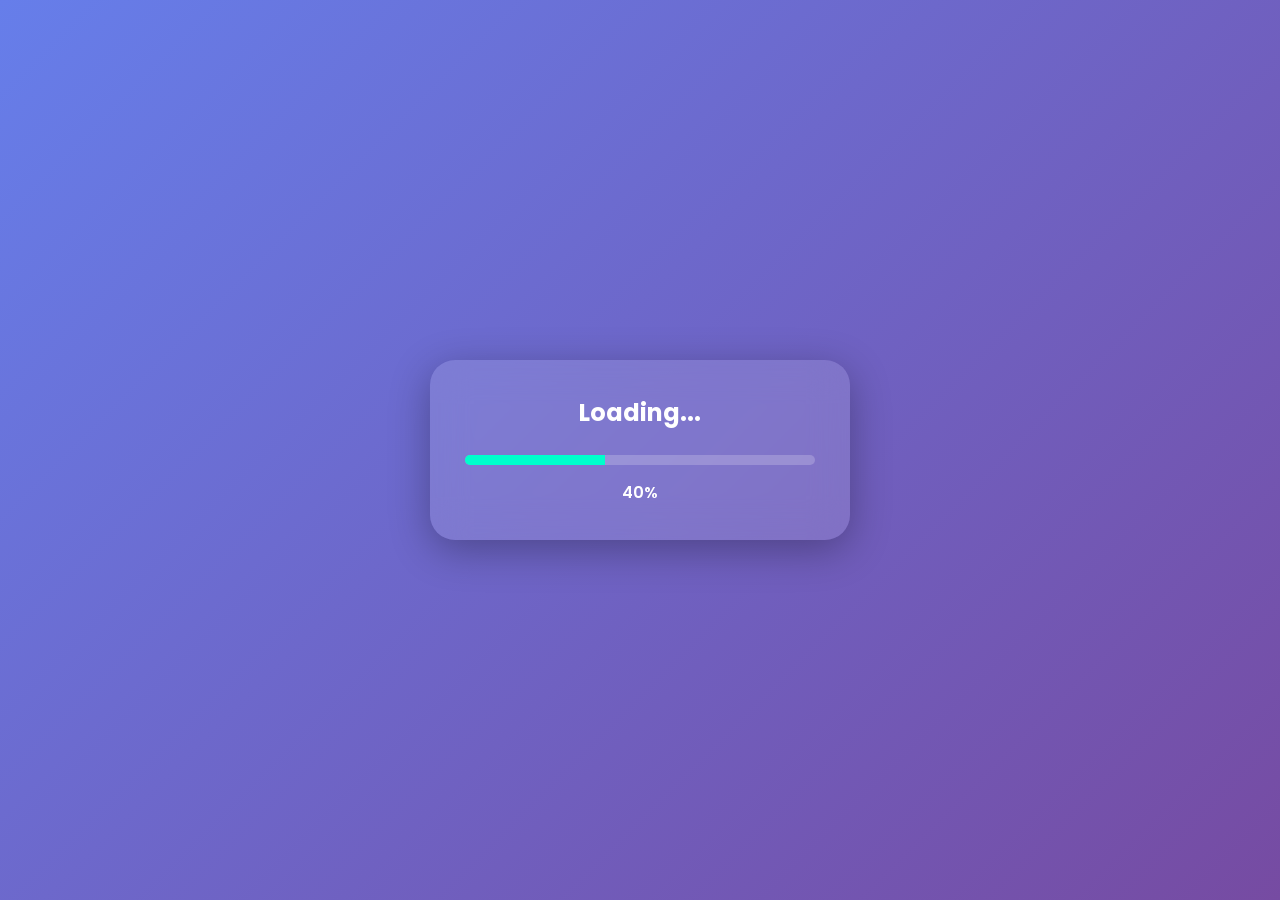
<file: index.html>
<!DOCTYPE html>
<html lang="en">
<head>
<meta charset="UTF-8">
<meta name="viewport" content="width=device-width, initial-scale=1.0">
<title>My Social Media</title>

<!-- Icons -->
<link rel="stylesheet" href="https://cdnjs.cloudflare.com/ajax/libs/font-awesome/6.5.1/css/all.min.css">

<!-- Font -->
<link href="https://fonts.googleapis.com/css2?family=Poppins:wght@400;600&display=swap" rel="stylesheet">

<style>
*{
  margin:0;
  padding:0;
  box-sizing:border-box;
  font-family:'Poppins',sans-serif;
}

/* BACKGROUND */
body{
  min-height:100vh;
  background:linear-gradient(135deg,#667eea,#764ba2);
  display:flex;
  justify-content:center;
  align-items:center;
  color:#fff;
  overflow:hidden;
}

/* GLASS BOX */
.glass{
  background:rgba(255,255,255,0.12);
  backdrop-filter:blur(18px);
  -webkit-backdrop-filter:blur(18px);
  border-radius:25px;
  padding:35px;
  width:90%;
  max-width:420px;
  text-align:center;
  box-shadow:0 10px 40px rgba(0,0,0,.3);
}

/* SCREENS */
.screen{display:none;}
.active{display:block;}

/* LOADING */
.progress{
  height:10px;
  background:rgba(255,255,255,.2);
  border-radius:10px;
  overflow:hidden;
  margin-top:25px;
}
.progress span{
  display:block;
  height:100%;
  width:0;
  background:#00ffcc;
  transition:.3s;
}
#percent{margin-top:15px;font-weight:600;}

/* BUTTON */
.btn{
  margin-top:25px;
  padding:12px 20px;
  border-radius:30px;
  background:#00ffcc;
  color:#000;
  text-decoration:none;
  font-weight:600;
  display:inline-block;
  transition:.3s;
}
.btn:hover{transform:scale(1.05);}

/* SOCIAL GRID */
.socials{
  display:grid;
  grid-template-columns:repeat(3,1fr);
  gap:15px;
  margin-top:25px;
}

.socials a{
  height:70px;
  border-radius:18px;
  display:flex;
  align-items:center;
  justify-content:center;
  font-size:26px;
  color:#fff;
  transition:.3s;
}
.socials a:hover{
  transform:translateY(-5px) scale(1.05);
  box-shadow:0 8px 20px rgba(0,0,0,.3);
}

/* COLORS */
.wa{background:#25D366;}
.fb{background:#1877F2;}
.ig{background:linear-gradient(45deg,#f09433,#e6683c,#dc2743,#cc2366,#bc1888);}
.tg{background:#229ED9;}
.tt{background:#000;}
.yt{background:#FF0000;}
.x{background:#000;}
.mail{background:#6c757d;}

/* RESPONSIVE */
@media(max-width:380px){
  .socials{grid-template-columns:repeat(2,1fr);}
}
</style>
</head>
<body>

<!-- LOADING SCREEN -->
<div class="glass screen active" id="loading">
  <h2>Loading...</h2>
  <div class="progress"><span id="bar"></span></div>
  <div id="percent">0%</div>
</div>

<!-- WELCOME SCREEN -->
<div class="glass screen" id="welcome">
  <h2>Welcome ✨</h2>
  <p style="margin-top:15px;">
    Welcome to my social media hub.<br>
    Click below to see all my links 🌐
  </p>
  <a class="btn" onclick="goHome()">See My Social Media</a>
</div>

<!-- HOME SCREEN -->
<div class="glass screen" id="home">
  <h2>Connect With Me 💕</h2>
  <p style="margin-top:10px;">
    Join me on my social platforms
  </p>

  <div class="socials">
    <a class="wa" href="https://wa.me/25261XXXXXXX"><i class="fab fa-whatsapp"></i></a>
    <a class="fb" href="https://facebook.com/USERNAME"><i class="fab fa-facebook-f"></i></a>
    <a class="ig" href="https://instagram.com/USERNAME"><i class="fab fa-instagram"></i></a>
    <a class="tg" href="https://t.me/USERNAME"><i class="fab fa-telegram"></i></a>
    <a class="tt" href="#"><i class="fab fa-tiktok"></i></a>
    <a class="yt" href="#"><i class="fab fa-youtube"></i></a>
    <a class="x" href="#"><i class="fab fa-x-twitter"></i></a>
    <a class="mail" href="mailto:example@gmail.com"><i class="fas fa-envelope"></i></a>
  </div>
</div>

<script>
let count=0;
let bar=document.getElementById("bar");
let percent=document.getElementById("percent");

let load=setInterval(()=>{
  count++;
  bar.style.width=count+"%";
  percent.innerText=count+"%";
  if(count>=100){
    clearInterval(load);
    setTimeout(()=>{
      show("welcome");
    },400);
  }
},30);

function show(id){
  document.querySelectorAll(".screen").forEach(s=>s.classList.remove("active"));
  document.getElementById(id).classList.add("active");
}

function goHome(){
  show("home");
}
</script>

</body>
</html>
</file>
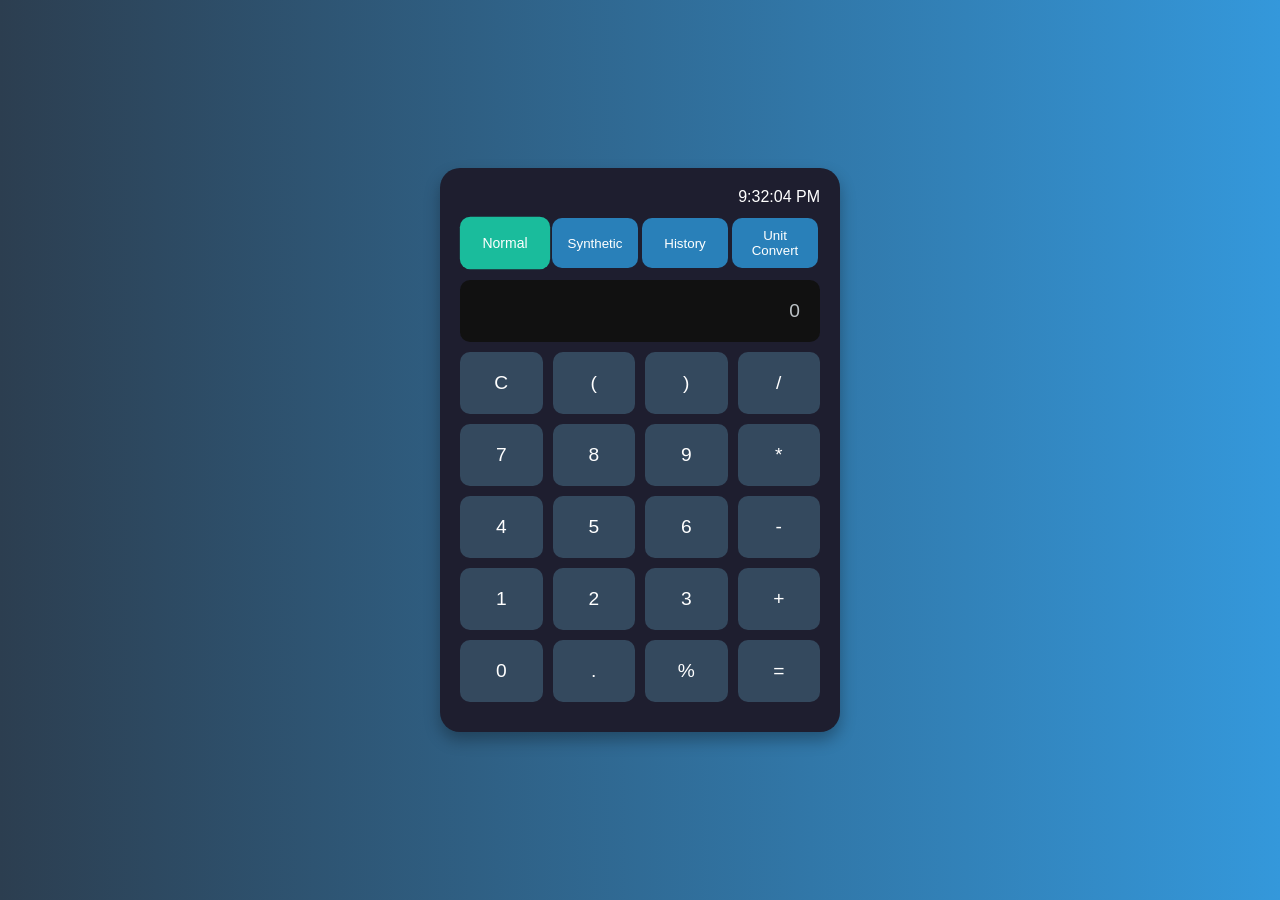
<file: calculator/index.html>
<!DOCTYPE html>
<html lang="en">
<head>
  <meta charset="UTF-8" />
  <meta name="viewport" content="width=device-width, initial-scale=1.0"/>
  <title>Smart Calculator</title>
  <link rel="stylesheet" href="calculator.css"> 
</head>
<body>
  <div class="calculator">
    <!-- Clock Display -->
    <div class="clock" id="clock"></div>

    <!-- Top Controls -->
    <div class="top-controls">
      <button id="normalBtn" class="active">Normal</button>
      <button id="syntheticBtn">Synthetic</button>
      <button id="historyBtn">History</button>
      <button id="unitConvertBtn">Unit Convert</button>
    </div>

    <!-- Unit Convert Panel -->
    <div id="unit-convert-panel" style="display: none;">
      <h3>Unit Convert</h3>
      <select id="convert-type">
        <option value="length">Length (km ↔ m)</option>
        <option value="weight">Weight (kg ↔ g)</option>
        <option value="temp">Temperature (°C ↔ °F)</option>
      </select>

      <div class="convert-fields">
        <input type="number" id="convert-input" placeholder="Enter value" />
        <select id="from-unit"></select>
        <select id="to-unit"></select>
        <button id="convert-btn">Convert</button>
      </div>
      <div id="convert-result"></div>
    </div>

    <!-- Display -->
    <div class="display">
      <div id="expression">0</div>
      <div id="result"></div>
    </div>

    <!-- Normal Mode -->
    <div id="normal-mode" class="keys">
      <button>C</button>
      <button>(</button>
      <button>)</button>
      <button>/</button>
      <button>7</button>
      <button>8</button>
      <button>9</button>
      <button>*</button>
      <button>4</button>
      <button>5</button>
      <button>6</button>
      <button>-</button>
      <button>1</button>
      <button>2</button>
      <button>3</button>
      <button>+</button>
      <button>0</button>
      <button>.</button>
      <button>%</button>
      <button>=</button>
    </div>

    <!-- Synthetic Mode -->
    <div id="synthetic-mode" class="keys" style="display: none;">
      <button>C</button>
      <button>(</button>
      <button>)</button>
      <button>/</button>
      <button>7</button>
      <button>8</button>
      <button>9</button>
      <button>*</button>
      <button>4</button>
      <button>5</button>
      <button>6</button>
      <button>-</button>
      <button>1</button>
      <button>2</button>
      <button>3</button>
      <button>+</button>
      <button>0</button>
      <button>.</button>
      <button>^</button>
      <button>=</button>
      <button>x²</button>
      <button>√</button>
    </div>

    <!-- History Mode -->
    <div id="history-mode" style="display: none;">
      <h3>History</h3>
      <ul id="history-list"></ul>
    </div>
  </div>

  <script src="calculator.js"></script>
</body>
</html>
</file>
<file: calculator/calculator.css>
body {
  margin: 0;
  font-family: 'Segoe UI', Tahoma, Geneva, Verdana, sans-serif;
  background: linear-gradient(to right, #2c3e50, #3498db);
  color: #fff;
  display: flex;
  align-items: center;
  justify-content: center;
  height: 100vh;
}

.calculator {
  background: #1e1e2f;
  border-radius: 20px;
  box-shadow: 0 8px 16px rgba(0, 0, 0, 0.3);
  padding: 20px;
  width: 360px;
  max-width: 90%;
}

.clock {
  text-align: right;
  font-size: 1rem;
  margin-bottom: 10px;
}

.top-controls {
  display: flex;
  justify-content: space-between;
  margin-bottom: 10px;
}

.top-controls button {
  background: #2980b9;
  border: none;
  color: white;
  padding: 10px;
  border-radius: 10px;
  flex: 1;
  margin: 2px;
  cursor: pointer;
  transition: background 0.3s, transform 0.2s;
}

.top-controls button:hover,
.top-controls .active {
  background: #1abc9c;
  transform: scale(1.05);
}

.display {
  background: #111;
  padding: 20px;
  border-radius: 10px;
  font-size: 1.5rem;
  text-align: right;
  margin-bottom: 10px;
}

.display #expression {
  font-size: 1.2rem;
  color: #bdc3c7;
}

.display #result {
  font-size: 2rem;
  color: #ecf0f1;
}

.keys {
  display: grid;
  grid-template-columns: repeat(4, 1fr);
  gap: 10px;
  margin-bottom: 10px;
}

.keys button {
  padding: 20px;
  font-size: 1.2rem;
  background: #34495e;
  border: none;
  border-radius: 10px;
  color: white;
  cursor: pointer;
  transition: background 0.3s, transform 0.2s;
}

.keys button:hover {
  background: #1abc9c;
  transform: scale(1.1);
}

#unit-convert-panel,
#history-mode {
  background: #2c3e50;
  border-radius: 10px;
  padding: 10px;
  margin-top: 10px;
}

#unit-convert-panel h3,
#history-mode h3 {
  margin: 0 0 10px;
  font-size: 1.2rem;
}

.convert-fields {
  display: flex;
  flex-direction: column;
  gap: 10px;
}

.convert-fields input,
.convert-fields select,
.convert-fields button {
  padding: 10px;
  border-radius: 5px;
  border: none;
  font-size: 1rem;
}

.convert-fields input,
.convert-fields select {
  background: #fff;
  color: #000;
}

.convert-fields button {
  background: #1abc9c;
  color: #fff;
  cursor: pointer;
  transition: background 0.3s;
}

.convert-fields button:hover {
  background: #16a085;
}

#convert-result {
  margin-top: 10px;
  font-weight: bold;
}

#history-list {
  list-style: none;
  padding: 0;
  max-height: 150px;
  overflow-y: auto;
}

#history-list li {
  background: #34495e;
  padding: 5px;
  margin-bottom: 5px;
  border-radius: 5px;
  color: #ecf0f1;
  font-size: 0.95rem;
}

@media screen and (max-width: 400px) {
  .calculator {
    padding: 15px;
    width: 95%;
  }
  .keys button {
    padding: 15px;
    font-size: 1rem;
  }
  .top-controls button {
    padding: 8px;
    font-size: 0.9rem;
  }
}
</file>
